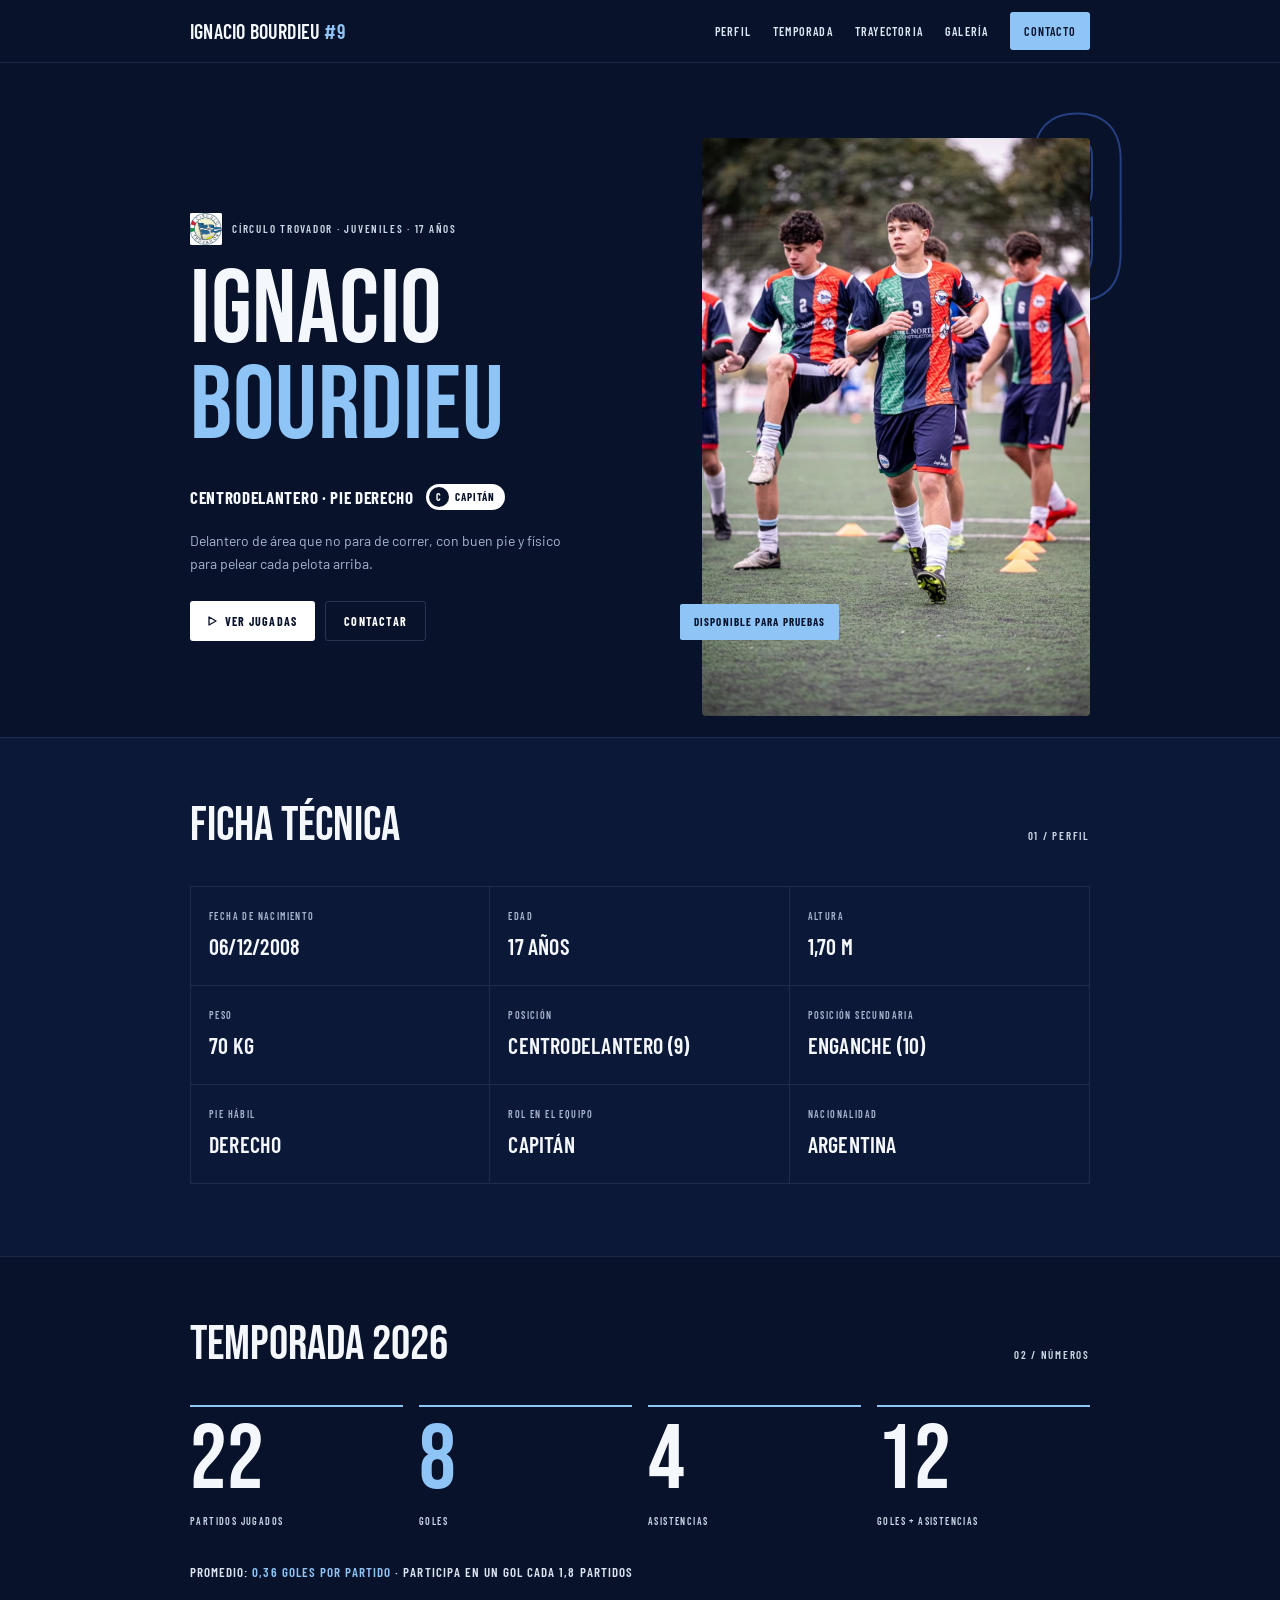
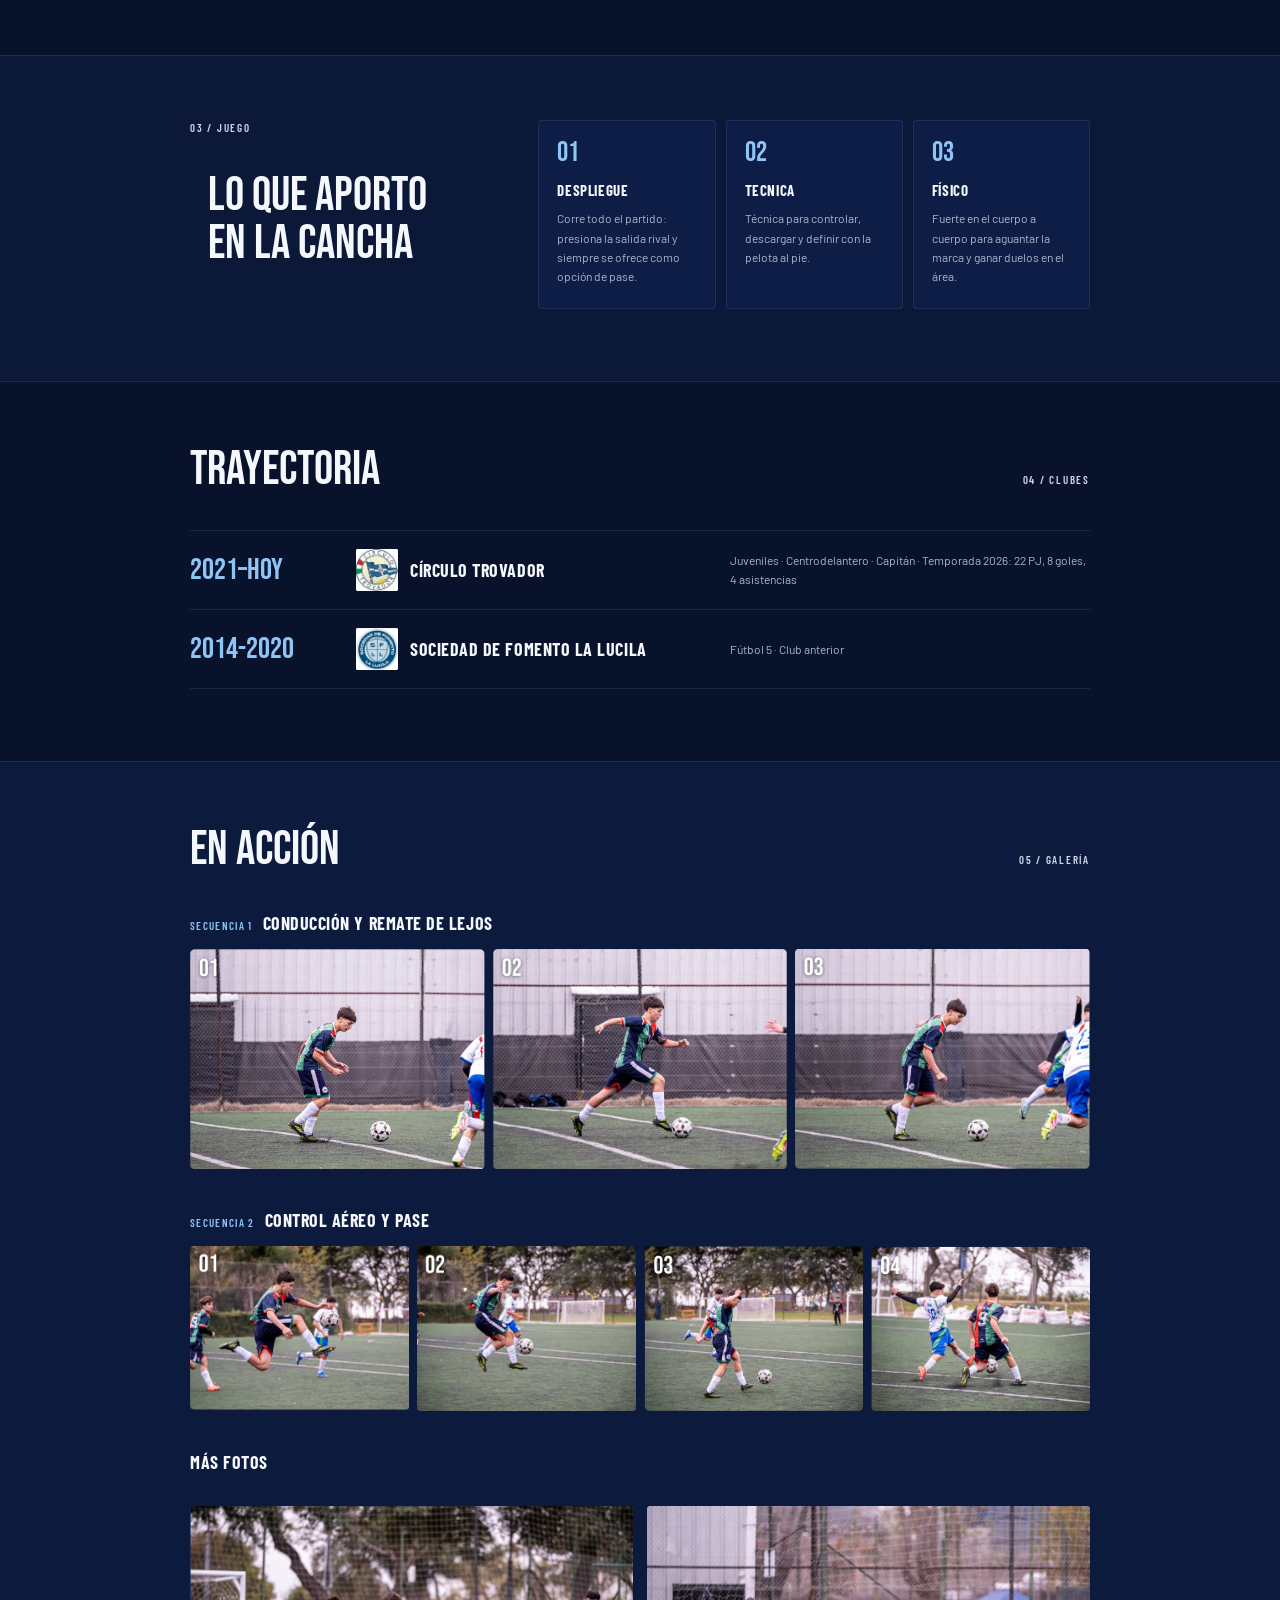
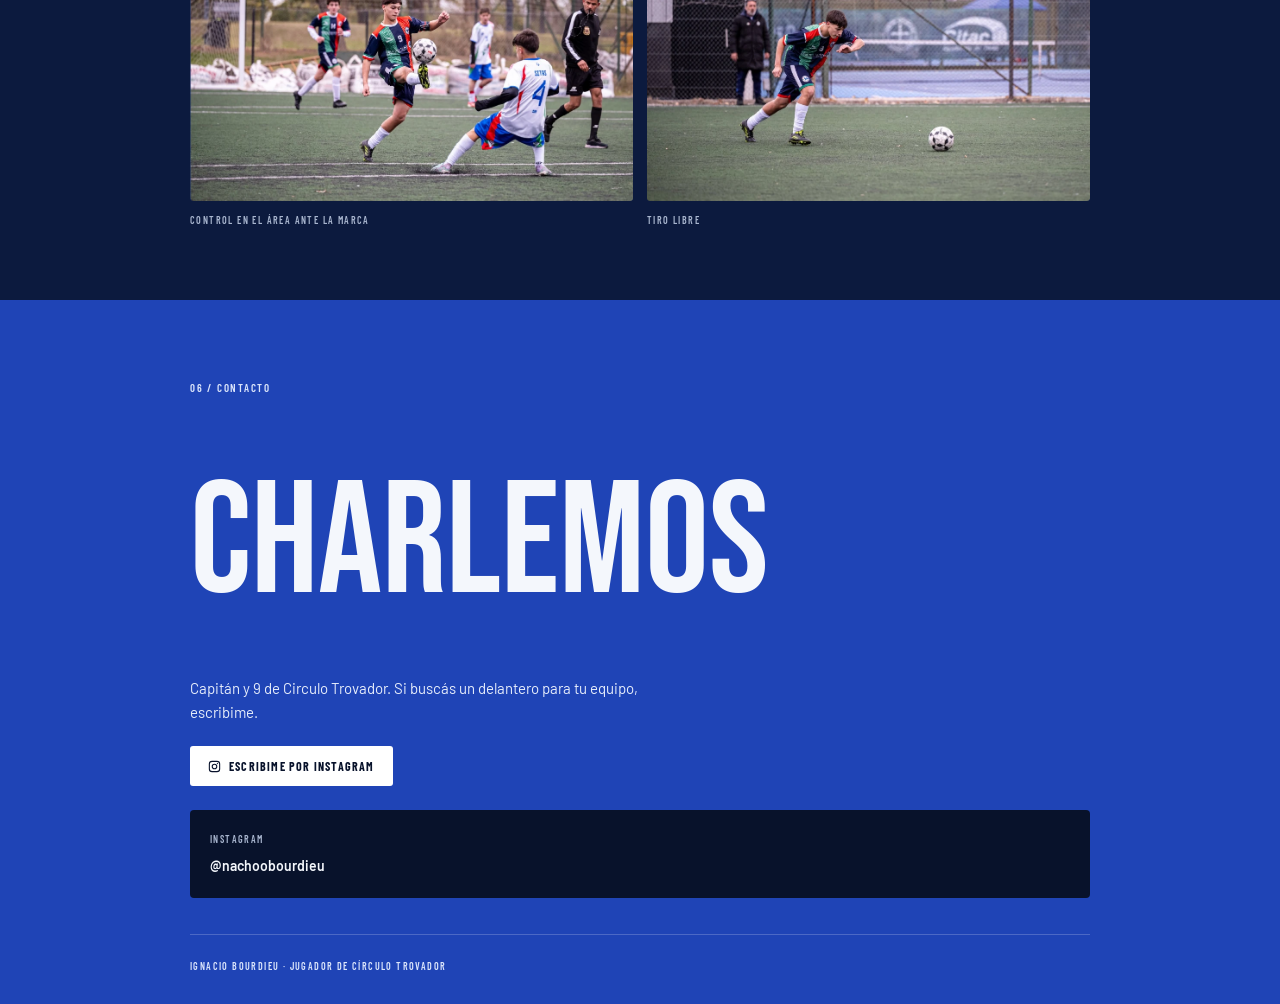
<file: nacho/index.html>
<!doctype html>
<html lang="es">
<head>
<meta charset="utf-8">
<meta name="viewport" content="width=device-width, initial-scale=1">
<title>Ignacio Bourdieu #9</title>
<meta name="description" content="Ignacio Bourdieu — Centrodelantero de Círculo Trovador. Juveniles, 17 años.">
<link rel="preconnect" href="https://fonts.googleapis.com">
<link rel="preconnect" href="https://fonts.gstatic.com" crossorigin>
<link href="https://fonts.googleapis.com/css2?family=Bebas+Neue&family=Barlow:wght@400;500;600&family=Barlow+Condensed:wght@500;600;700&display=swap" rel="stylesheet">
<link rel="stylesheet" href="styles.css">
</head>
<body>

<header class="nav">
  <div class="container nav__inner">
    <a href="#top" class="nav__brand">Ignacio Bourdieu <span>#9</span></a>
    <nav class="nav__links">
      <a href="#perfil">Perfil</a>
      <a href="#temporada">Temporada</a>
      <a href="#trayectoria">Trayectoria</a>
      <a href="#galeria">Galería</a>
      <a href="#contacto" class="nav__cta">Contacto</a>
    </nav>
  </div>
</header>

<main id="top">

  <!-- HERO -->
  <section class="hero">
    <div class="container hero__inner">
      <div class="hero__text">
        <div class="hero__club">
          <img src="img/logo-trovador.png" alt="Escudo Círculo Trovador" class="logo-sm">
          <span>Círculo Trovador · Juveniles · 17 años</span>
        </div>
        <h1 class="hero__name">Ignacio<br><span>Bourdieu</span></h1>
        <div class="hero__role">
          <span>Centrodelantero · Pie derecho</span>
          <span class="badge-cap"><i>C</i> Capitán</span>
        </div>
        <p class="hero__desc">Delantero de área que no para de correr, con buen pie y físico para pelear cada pelota arriba.</p>
        <div class="hero__actions">
          <a href="#galeria" class="btn btn--light">
            <svg width="9" height="10" viewBox="0 0 9 10" fill="none" aria-hidden="true"><path d="M1 1l7 4-7 4V1z" stroke="currentColor" stroke-width="1.3" stroke-linejoin="round"/></svg>
            Ver jugadas
          </a>
          <a href="#contacto" class="btn btn--ghost">Contactar</a>
        </div>
      </div>
      <div class="hero__media">
        <span class="hero__num" aria-hidden="true">9</span>
        <div class="hero__photo"><img src="img/hero.webp" alt="Ignacio Bourdieu entrenando con Círculo Trovador"></div>
        <span class="hero__tag">Disponible para pruebas</span>
      </div>
    </div>
  </section>

  <!-- FICHA TÉCNICA -->
  <section class="section section--alt" id="perfil">
    <div class="container">
      <div class="section__head">
        <h2>Ficha técnica</h2>
        <span class="section__idx">01 / Perfil</span>
      </div>
      <div class="ficha">
        <div class="ficha__cell"><span class="label">Fecha de nacimiento</span><strong>06/12/2008</strong></div>
        <div class="ficha__cell"><span class="label">Edad</span><strong>17 años</strong></div>
        <div class="ficha__cell"><span class="label">Altura</span><strong>1,70 m</strong></div>
        <div class="ficha__cell"><span class="label">Peso</span><strong>70 kg</strong></div>
        <div class="ficha__cell"><span class="label">Posición</span><strong>Centrodelantero (9)</strong></div>
        <div class="ficha__cell"><span class="label">Posición secundaria</span><strong>Enganche (10)</strong></div>
        <div class="ficha__cell"><span class="label">Pie hábil</span><strong>Derecho</strong></div>
        <div class="ficha__cell"><span class="label">Rol en el equipo</span><strong>Capitán</strong></div>
        <div class="ficha__cell"><span class="label">Nacionalidad</span><strong>Argentina</strong></div>
      </div>
    </div>
  </section>

  <!-- TEMPORADA -->
  <section class="section" id="temporada">
    <div class="container">
      <div class="section__head">
        <h2>Temporada 2026</h2>
        <span class="section__idx">02 / Números</span>
      </div>
      <div class="stats">
        <div class="stat"><strong>22</strong><span class="label">Partidos jugados</span></div>
        <div class="stat stat--accent"><strong>8</strong><span class="label">Goles</span></div>
        <div class="stat"><strong>4</strong><span class="label">Asistencias</span></div>
        <div class="stat"><strong>12</strong><span class="label">Goles + asistencias</span></div>
      </div>
      <p class="stats__avg">Promedio: <span>0,36 goles por partido</span> · Participa en un gol cada 1,8 partidos</p>
    </div>
  </section>

  <!-- JUEGO -->
  <section class="section section--alt">
    <div class="container juego">
      <div class="juego__title">
        <span class="section__idx">03 / Juego</span>
        <h2>Lo que aporto<br>en la cancha</h2>
      </div>
      <div class="juego__cards">
        <article class="card">
          <span class="card__num">01</span>
          <h3>Despliegue</h3>
          <p>Corre todo el partido: presiona la salida rival y siempre se ofrece como opción de pase.</p>
        </article>
        <article class="card">
          <span class="card__num">02</span>
          <h3>Tecnica</h3>
          <p>Técnica para controlar, descargar y definir con la pelota al pie.</p>
        </article>
        <article class="card">
          <span class="card__num">03</span>
          <h3>Físico</h3>
          <p>Fuerte en el cuerpo a cuerpo para aguantar la marca y ganar duelos en el área.</p>
        </article>
      </div>
    </div>
  </section>

  <!-- TRAYECTORIA -->
  <section class="section" id="trayectoria">
    <div class="container">
      <div class="section__head">
        <h2>Trayectoria</h2>
        <span class="section__idx">04 / Clubes</span>
      </div>
      <div class="tray">
        <div class="tray__row">
          <span class="tray__years">2021–Hoy</span>
          <div class="tray__club"><img src="img/logo-trovador.png" alt="" class="logo-md"><strong>Círculo Trovador</strong></div>
          <p class="tray__info">Juveniles · Centrodelantero · Capitán · Temporada 2026: 22 PJ, 8 goles, 4 asistencias</p>
        </div>
        <div class="tray__row">
          <span class="tray__years">2014-2020</span>
          <div class="tray__club"><img src="img/logo-lucila.png" alt="" class="logo-md"><strong>Sociedad de Fomento La Lucila</strong></div>
          <p class="tray__info">Fútbol 5 · Club anterior</p>
        </div>
      </div>
    </div>
  </section>

  <!-- GALERÍA -->
  <section class="section section--deep" id="galeria">
    <div class="container">
      <div class="section__head">
        <h2>En acción</h2>
        <span class="section__idx">05 / Galería</span>
      </div>

      <h3 class="seq__title"><span>Secuencia 1</span> Conducción y remate de lejos</h3>
      <div class="seq seq--3">
        <figure class="shot"><img src="img/seq1-1.webp" alt="Conducción, paso 1"></figure>
        <figure class="shot"><img src="img/seq1-2.webp" alt="Conducción, paso 2"></figure>
        <figure class="shot"><img src="img/seq1-3.webp" alt="Remate de lejos"></figure>
      </div>

      <h3 class="seq__title"><span>Secuencia 2</span> Control aéreo y pase</h3>
      <div class="seq seq--4">
        <figure class="shot"><img src="img/seq2-1.png" alt="Control aéreo, paso 1"></figure>
        <figure class="shot"><img src="img/seq2-2.png" alt="Control aéreo, paso 2"></figure>
        <figure class="shot"><img src="img/seq2-3.png" alt="Control aéreo, paso 3"></figure>
        <figure class="shot"><img src="img/seq2-4.png" alt="Pase"></figure>
      </div>

      <h3 class="seq__title seq__title--more">Más fotos</h3>
      <div class="more">
        <figure><div class="more__img"><img src="img/foto-1.webp" alt="Control en el área ante la marca"></div><figcaption>Control en el área ante la marca</figcaption></figure>
        <figure><div class="more__img"><img src="img/foto-2.webp" alt="Tiro libre"></div><figcaption>Tiro libre</figcaption></figure>
      </div>
    </div>
  </section>

  <!-- CONTACTO -->
  <section class="contact" id="contacto">
    <div class="container">
      <span class="section__idx">06 / Contacto</span>
      <h2 class="contact__title">Charlemos</h2>
      <p class="contact__text">Capitán y 9 de Circulo Trovador. Si buscás un delantero para tu equipo, escribime.</p>
      <a href="https://www.instagram.com/nachoobourdieu/" target="_blank" rel="noopener" class="btn btn--light btn--ig">
        <svg width="13" height="13" viewBox="0 0 24 24" fill="none" aria-hidden="true"><rect x="2.5" y="2.5" width="19" height="19" rx="5" stroke="currentColor" stroke-width="2"/><circle cx="12" cy="12" r="4.2" stroke="currentColor" stroke-width="2"/><circle cx="17.4" cy="6.6" r="1.2" fill="currentColor"/></svg>
        Escribime por Instagram
      </a>
      <a href="https://www.instagram.com/nachoobourdieu/" target="_blank" rel="noopener" class="contact__card">
        <span class="label">Instagram</span>
        <strong>@nachoobourdieu</strong>
      </a>
      <footer class="footer">Ignacio Bourdieu · Jugador de Círculo Trovador</footer>
    </div>
  </section>

</main>
</body>
</html>
</file>
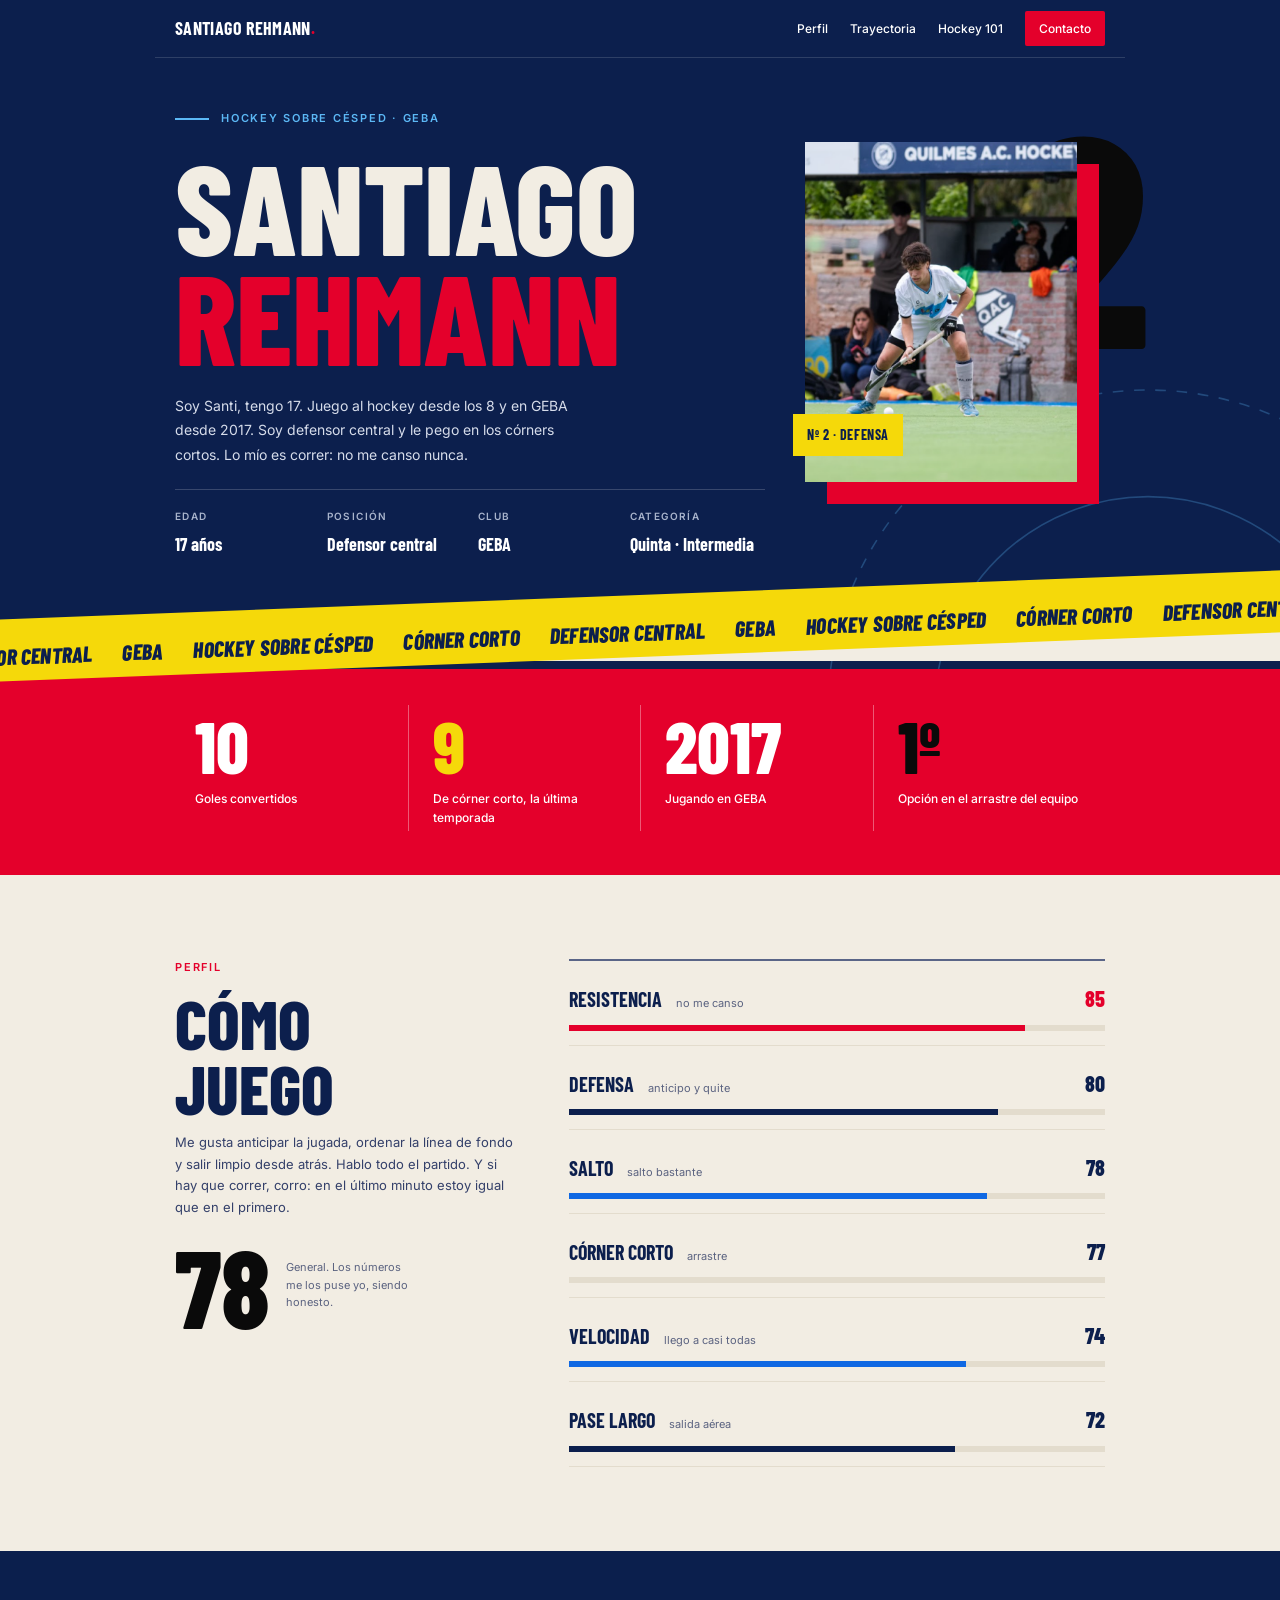
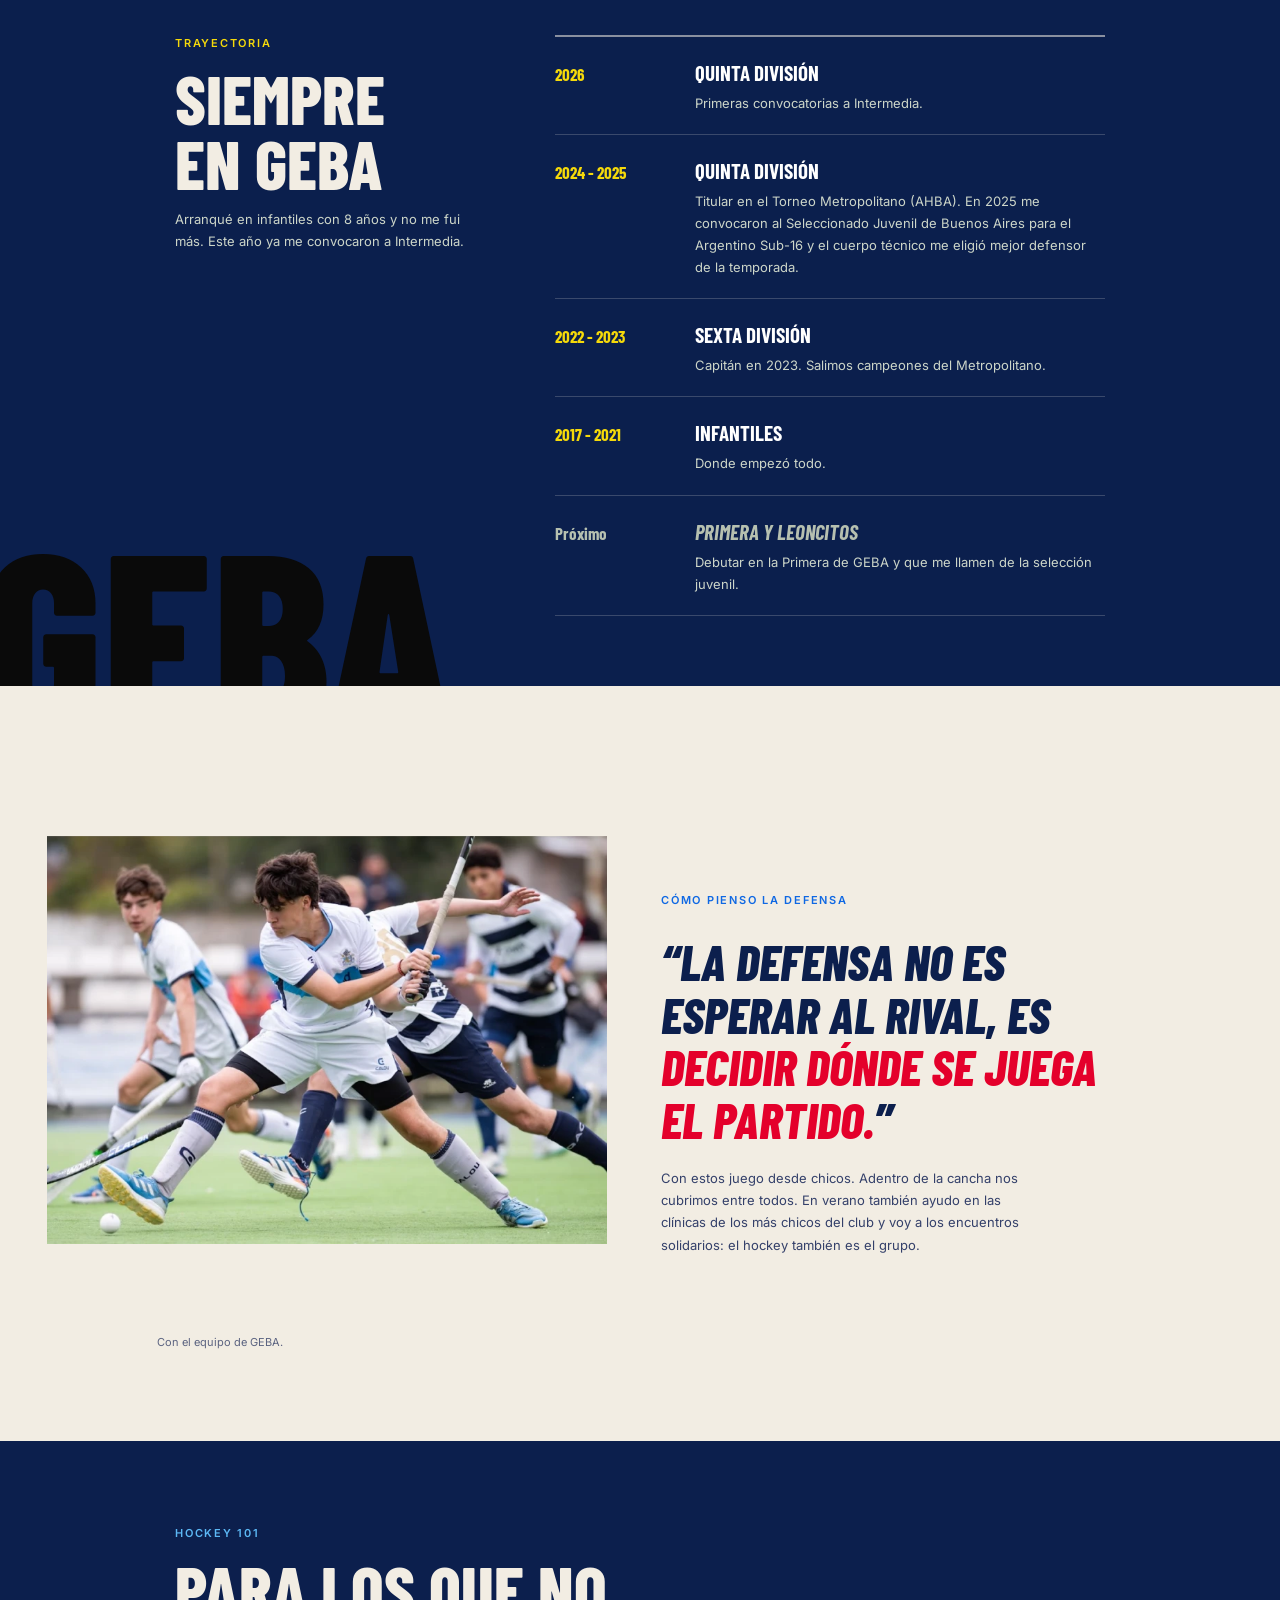
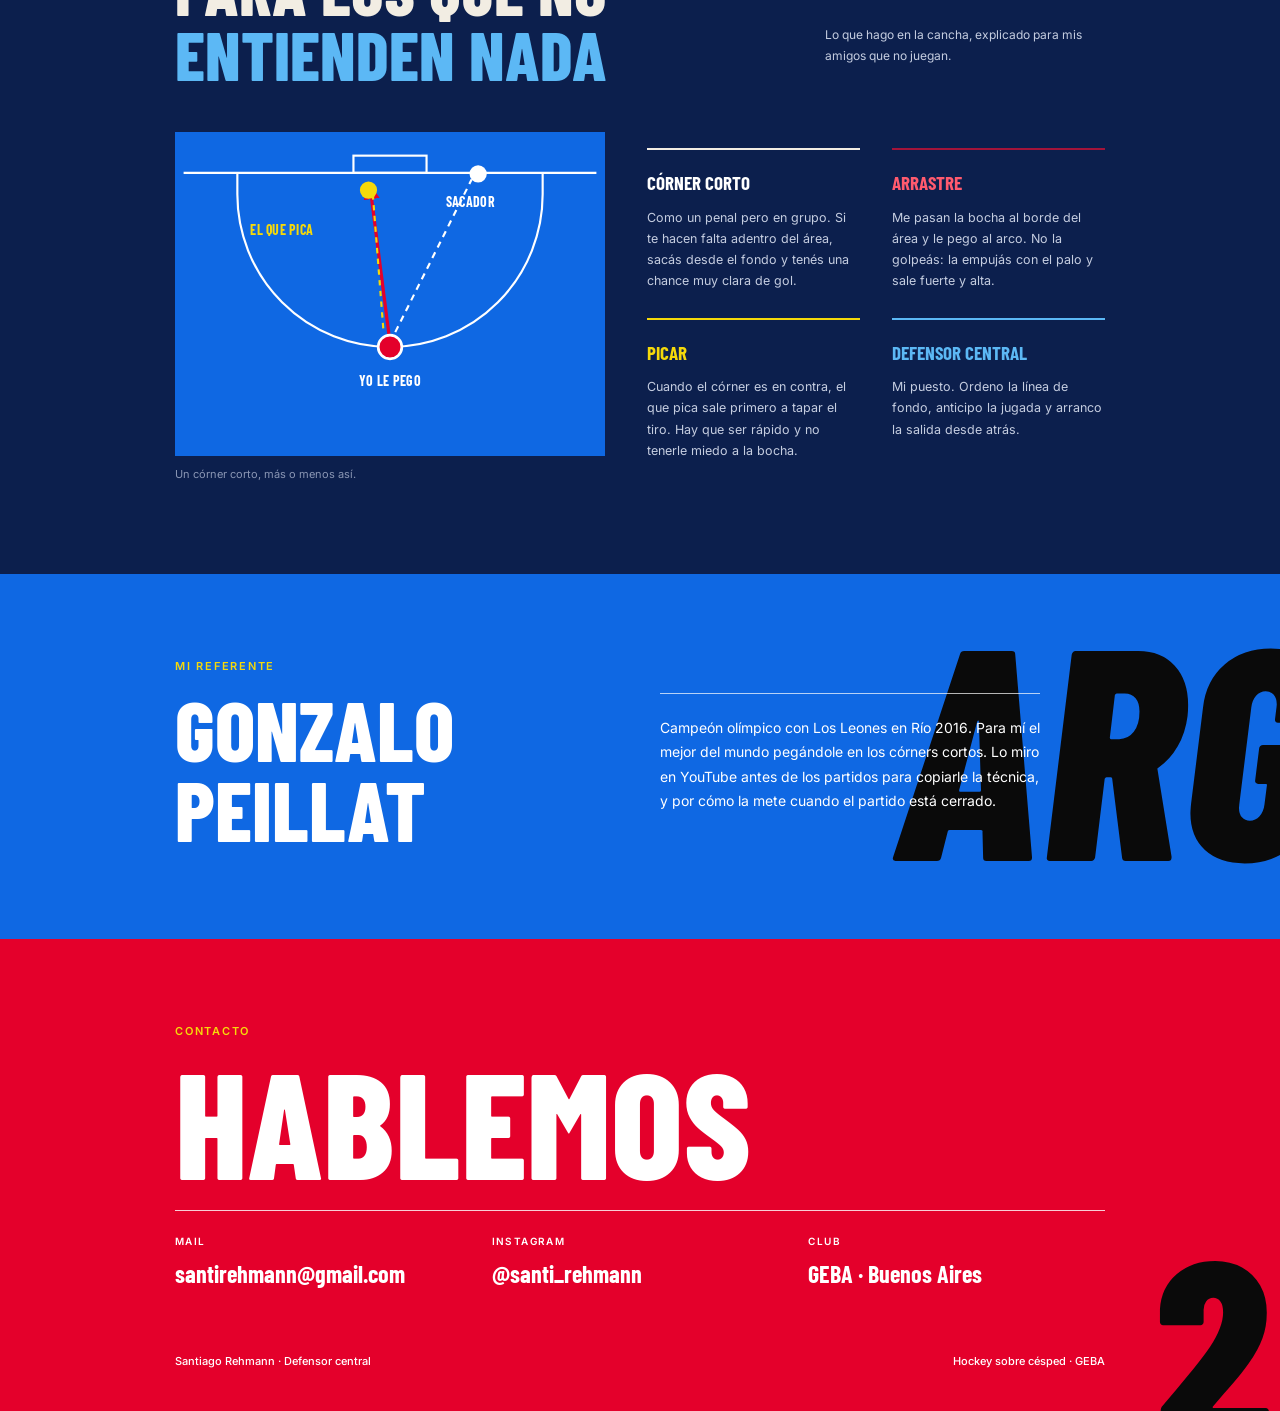
<file: santi/index.html>
<!doctype html>
<html lang="es">
<head>
<meta charset="utf-8">
<meta name="viewport" content="width=device-width, initial-scale=1">
<title>Santiago Rehmann · Hockey</title>
<meta name="description" content="Santiago Rehmann — Defensor central de hockey sobre césped en GEBA. 17 años, Quinta · Intermedia.">
<link rel="preconnect" href="https://fonts.googleapis.com">
<link rel="preconnect" href="https://fonts.gstatic.com" crossorigin>
<link href="https://fonts.googleapis.com/css2?family=Barlow+Condensed:ital,wght@0,600;0,700;0,800;1,700;1,800&family=Inter:wght@400;500;600&display=swap" rel="stylesheet">
<link rel="stylesheet" href="styles.css">
</head>
<body>

<!-- HERO -->
<section class="hero" id="top">
  <header class="nav container">
    <a href="#top" class="nav__brand">Santiago Rehmann<span>.</span></a>
    <nav class="nav__links">
      <a href="#perfil">Perfil</a>
      <a href="#trayectoria">Trayectoria</a>
      <a href="#hockey101">Hockey 101</a>
      <a href="#contacto" class="nav__cta">Contacto</a>
    </nav>
  </header>

  <svg class="hero__field" viewBox="0 0 600 400" fill="none" aria-hidden="true">
    <circle cx="420" cy="420" r="300" stroke="currentColor" stroke-width="1.5" stroke-dasharray="10 10"/>
    <circle cx="420" cy="420" r="200" stroke="currentColor" stroke-width="1.5"/>
  </svg>

  <div class="container hero__inner">
    <div class="hero__text">
      <p class="eyebrow eyebrow--line">Hockey sobre césped · GEBA</p>
      <h1 class="hero__name">Santiago<br><span>Rehmann</span></h1>
      <p class="hero__desc">Soy Santi, tengo 17. Juego al hockey desde los 8 y en GEBA desde 2017. Soy defensor central y le pego en los córners cortos. Lo mío es correr: no me canso nunca.</p>
      <dl class="hero__data">
        <div><dt>Edad</dt><dd>17 años</dd></div>
        <div><dt>Posición</dt><dd>Defensor central</dd></div>
        <div><dt>Club</dt><dd>GEBA</dd></div>
        <div><dt>Categoría</dt><dd>Quinta · Intermedia</dd></div>
      </dl>
    </div>
    <div class="hero__media">
      <span class="hero__num" aria-hidden="true">2</span>
      <div class="hero__photo">
        <img src="img/hero.png" alt="Santiago Rehmann jugando contra Quilmes">
      </div>
      <span class="hero__tag">Nº 2 · Defensa</span>
    </div>
  </div>
</section>

<!-- MARQUEE -->
<div class="band" aria-hidden="true">
  <div class="band__strip">
    <div class="band__track">
      <span>Defensor central</span><span>GEBA</span><span>Hockey sobre césped</span><span>Córner corto</span>
      <span>Defensor central</span><span>GEBA</span><span>Hockey sobre césped</span><span>Córner corto</span>
      <span>Defensor central</span><span>GEBA</span><span>Hockey sobre césped</span><span>Córner corto</span>
      <span>Defensor central</span><span>GEBA</span><span>Hockey sobre césped</span><span>Córner corto</span>
    </div>
  </div>
</div>

<!-- STATS -->
<section class="stats">
  <div class="container stats__grid">
    <div class="stat"><strong>10</strong><span>Goles convertidos</span></div>
    <div class="stat stat--yellow"><strong>9</strong><span>De córner corto, la última temporada</span></div>
    <div class="stat"><strong>2017</strong><span>Jugando en GEBA</span></div>
    <div class="stat stat--black"><strong>1º</strong><span>Opción en el arrastre del equipo</span></div>
  </div>
</section>

<!-- CÓMO JUEGO -->
<section class="juego" id="perfil">
  <div class="container juego__grid">
    <div class="juego__intro">
      <p class="eyebrow eyebrow--red">Perfil</p>
      <h2 class="h2 h2--navy">Cómo<br>juego</h2>
      <p class="juego__desc">Me gusta anticipar la jugada, ordenar la línea de fondo y salir limpio desde atrás. Hablo todo el partido. Y si hay que correr, corro: en el último minuto estoy igual que en el primero.</p>
      <div class="juego__overall">
        <strong>78</strong>
        <span>General. Los números me los puse yo, siendo honesto.</span>
      </div>
    </div>
    <ul class="skills">
      <li class="skill skill--red" style="--v:85"><div class="skill__head"><b>Resistencia</b><small>no me canso</small><em>85</em></div><div class="skill__bar"><i></i></div></li>
      <li class="skill skill--navy" style="--v:80"><div class="skill__head"><b>Defensa</b><small>anticipo y quite</small><em>80</em></div><div class="skill__bar"><i></i></div></li>
      <li class="skill skill--blue" style="--v:78"><div class="skill__head"><b>Salto</b><small>salto bastante</small><em>78</em></div><div class="skill__bar"><i></i></div></li>
      <li class="skill skill--green" style="--v:77"><div class="skill__head"><b>Córner corto</b><small>arrastre</small><em>77</em></div><div class="skill__bar"><i></i></div></li>
      <li class="skill skill--blue" style="--v:74"><div class="skill__head"><b>Velocidad</b><small>llego a casi todas</small><em>74</em></div><div class="skill__bar"><i></i></div></li>
      <li class="skill skill--navy" style="--v:72"><div class="skill__head"><b>Pase largo</b><small>salida aérea</small><em>72</em></div><div class="skill__bar"><i></i></div></li>
    </ul>
  </div>
</section>

<!-- TRAYECTORIA -->
<section class="tray" id="trayectoria">
  <div class="container tray__grid">
    <div class="tray__intro">
      <p class="eyebrow eyebrow--yellow">Trayectoria</p>
      <h2 class="h2 h2--cream">Siempre<br>en GEBA</h2>
      <p class="tray__desc">Arranqué en infantiles con 8 años y no me fui más. Este año ya me convocaron a Intermedia.</p>
    </div>
    <ol class="timeline">
      <li><span class="timeline__year">2026</span><div><h3>Quinta división</h3><p>Primeras convocatorias a Intermedia.</p></div></li>
      <li><span class="timeline__year">2024 - 2025</span><div><h3>Quinta división</h3><p>Titular en el Torneo Metropolitano (AHBA). En 2025 me convocaron al Seleccionado Juvenil de Buenos Aires para el Argentino Sub-16 y el cuerpo técnico me eligió mejor defensor de la temporada.</p></div></li>
      <li><span class="timeline__year">2022 - 2023</span><div><h3>Sexta división</h3><p>Capitán en 2023. Salimos campeones del Metropolitano.</p></div></li>
      <li><span class="timeline__year">2017 - 2021</span><div><h3>Infantiles</h3><p>Donde empezó todo.</p></div></li>
      <li class="timeline__next"><span class="timeline__year">Próximo</span><div><h3>Primera y Leoncitos</h3><p>Debutar en la Primera de GEBA y que me llamen de la selección juvenil.</p></div></li>
    </ol>
  </div>
  <span class="tray__big" aria-hidden="true">GEBA</span>
</section>

<!-- DEFENSA -->
<section class="defensa">
  <div class="container defensa__grid">
    <figure class="defensa__photo">
      <img src="img/defensa.webp" alt="Santiago Rehmann disputando la bocha con el equipo de GEBA">
      <figcaption>Con el equipo de GEBA.</figcaption>
    </figure>
    <div class="defensa__text">
      <p class="eyebrow eyebrow--blue">Cómo pienso la defensa</p>
      <blockquote>“La defensa no es esperar al rival, es <span>decidir dónde se juega el partido.</span>”</blockquote>
      <p>Con estos juego desde chicos. Adentro de la cancha nos cubrimos entre todos. En verano también ayudo en las clínicas de los más chicos del club y voy a los encuentros solidarios: el hockey también es el grupo.</p>
    </div>
  </div>
</section>

<!-- HOCKEY 101 -->
<section class="h101" id="hockey101">
  <div class="container">
    <div class="h101__head">
      <div>
        <p class="eyebrow eyebrow--sky">Hockey 101</p>
        <h2 class="h2 h2--cream">Para los que no<br><span>entienden nada</span></h2>
      </div>
      <p class="h101__lead">Lo que hago en la cancha, explicado para mis amigos que no juegan.</p>
    </div>
    <div class="h101__grid">
      <figure class="pitch">
        <div class="pitch__box">
          <svg viewBox="0 0 400 300" fill="none" role="img" aria-label="Diagrama de un córner corto">
            <defs>
              <marker id="arrow" viewBox="0 0 10 10" refX="5" refY="5" markerWidth="5" markerHeight="5" orient="auto-start-reverse">
                <path d="M0 0L10 5L0 10z" fill="#e4002b"/>
              </marker>
            </defs>
            <line x1="8" y1="38" x2="392" y2="38" stroke="#fff" stroke-width="2"/>
            <rect x="166" y="22" width="68" height="16" stroke="#fff" stroke-width="2"/>
            <path d="M58 38v20a142 142 0 0 0 284 0v-20" stroke="#fff" stroke-width="2"/>
            <line x1="200" y1="196" x2="182" y2="55" stroke="#e4002b" stroke-width="3" marker-end="url(#arrow)"/>
            <line x1="200" y1="196" x2="276" y2="44" stroke="#fff" stroke-width="2" stroke-dasharray="6 5"/>
            <line x1="184" y1="58" x2="194" y2="186" stroke="#f5d90a" stroke-width="2" stroke-dasharray="5 5"/>
            <circle cx="180" cy="54" r="8" fill="#f5d90a"/>
            <circle cx="282" cy="39" r="8" fill="#fff"/>
            <circle cx="200" cy="200" r="11" fill="#e4002b" stroke="#fff" stroke-width="2.5"/>
            <text x="70" y="96" fill="#f5d90a" class="pitch__lbl">EL QUE PICA</text>
            <text x="252" y="70" fill="#fff" class="pitch__lbl">SACADOR</text>
            <text x="200" y="236" fill="#fff" class="pitch__lbl" text-anchor="middle">YO LE PEGO</text>
          </svg>
        </div>
        <figcaption>Un córner corto, más o menos así.</figcaption>
      </figure>
      <div class="terms">
        <div class="term term--cream"><h3>Córner corto</h3><p>Como un penal pero en grupo. Si te hacen falta adentro del área, sacás desde el fondo y tenés una chance muy clara de gol.</p></div>
        <div class="term term--red"><h3>Arrastre</h3><p>Me pasan la bocha al borde del área y le pego al arco. No la golpeás: la empujás con el palo y sale fuerte y alta.</p></div>
        <div class="term term--yellow"><h3>Picar</h3><p>Cuando el córner es en contra, el que pica sale primero a tapar el tiro. Hay que ser rápido y no tenerle miedo a la bocha.</p></div>
        <div class="term term--sky"><h3>Defensor central</h3><p>Mi puesto. Ordeno la línea de fondo, anticipo la jugada y arranco la salida desde atrás.</p></div>
      </div>
    </div>
  </div>
</section>

<!-- REFERENTE -->
<section class="ref">
  <span class="ref__big" aria-hidden="true">ARG</span>
  <div class="container ref__grid">
    <div>
      <p class="eyebrow eyebrow--yellow">Mi referente</p>
      <h2 class="h2 h2--white">Gonzalo<br>Peillat</h2>
    </div>
    <p class="ref__text">Campeón olímpico con Los Leones en Río 2016. Para mí el mejor del mundo pegándole en los córners cortos. Lo miro en YouTube antes de los partidos para copiarle la técnica, y por cómo la mete cuando el partido está cerrado.</p>
  </div>
</section>

<!-- CONTACTO -->
<section class="contact" id="contacto">
  <span class="contact__big" aria-hidden="true">2</span>
  <div class="container">
    <p class="eyebrow eyebrow--yellow">Contacto</p>
    <h2 class="contact__title">Hablemos</h2>
    <div class="contact__grid">
      <a href="mailto:santirehmann@gmail.com"><span>Mail</span><strong>santirehmann@gmail.com</strong></a>
      <a href="https://www.instagram.com/santi_rehmann/" target="_blank" rel="noopener"><span>Instagram</span><strong>@santi_rehmann</strong></a>
      <div><span>Club</span><strong>GEBA · Buenos Aires</strong></div>
    </div>
    <footer class="contact__foot">
      <span>Santiago Rehmann · Defensor central</span>
      <span>Hockey sobre césped · GEBA</span>
    </footer>
  </div>
</section>

</body>
</html>
</file>
<file: nacho/styles.css>
:root {
  --bg: #08122b;
  --bg-alt: #0b1838;
  --bg-deep: #0c1a3e;
  --card: #0e1d45;
  --line: rgba(160, 190, 240, 0.12);
  --line-strong: rgba(160, 190, 240, 0.2);
  --text: #f4f7fc;
  --muted: #a9b6cf;
  --accent: #8ec4f6;
  --blue: #1f44b6;
  --container: 940px;
  --display: "Bebas Neue", "Barlow Condensed", Impact, sans-serif;
  --cond: "Barlow Condensed", "Barlow", sans-serif;
  --body: "Barlow", system-ui, sans-serif;
}

* { box-sizing: border-box; margin: 0; padding: 0; }
html { scroll-behavior: smooth; }
body {
  background: var(--bg);
  color: var(--text);
  font-family: var(--body);
  font-size: 15px;
  line-height: 1.5;
  -webkit-font-smoothing: antialiased;
}
img { display: block; max-width: 100%; font-size: 0; color: transparent; }
a { color: inherit; text-decoration: none; }

.container { width: 100%; max-width: var(--container); margin: 0 auto; padding: 0 20px; }

.label {
  display: block;
  font-family: var(--cond);
  font-weight: 600;
  font-size: 10px;
  letter-spacing: 0.14em;
  text-transform: uppercase;
  color: var(--muted);
}

/* ---------- NAV ---------- */
.nav {
  position: sticky; top: 0; z-index: 20;
  background: var(--bg);
  border-bottom: 1px solid var(--line);
}
.nav__inner { height: 62px; display: flex; align-items: center; justify-content: space-between; }
.nav__brand {
  font-family: var(--cond); font-weight: 600; font-size: 20px;
  text-transform: uppercase; letter-spacing: 0.01em;
}
.nav__brand span { color: var(--accent); }
.nav__links { display: flex; align-items: center; gap: 22px; }
.nav__links a {
  font-family: var(--cond); font-weight: 600; font-size: 12px;
  letter-spacing: 0.1em; text-transform: uppercase; color: #dce4f2;
  transition: color .2s;
}
.nav__links a:hover { color: var(--accent); }
.nav__links .nav__cta {
  background: var(--accent); color: #08122b;
  padding: 10px 14px; border-radius: 3px;
}
.nav__links .nav__cta:hover { color: #08122b; background: #a8d2fa; }

/* ---------- BUTTONS ---------- */
.btn {
  display: inline-flex; align-items: center; gap: 8px;
  height: 40px; padding: 0 18px; border-radius: 3px;
  font-family: var(--cond); font-weight: 700; font-size: 12px;
  letter-spacing: 0.1em; text-transform: uppercase;
  transition: background .2s, border-color .2s;
}
.btn--light { background: #fff; color: #08122b; }
.btn--light:hover { background: #e3ecf9; }
.btn--ghost { border: 1px solid var(--line-strong); color: #fff; }
.btn--ghost:hover { border-color: var(--accent); }

/* ---------- HERO ---------- */
.hero { padding: 64px 0 10px; }
.hero__inner {
  display: grid; grid-template-columns: 1fr 388px; gap: 40px; align-items: center;
  min-height: 600px;
}
.hero__club { display: flex; align-items: center; gap: 10px; margin-bottom: 18px; }
.hero__club span {
  font-family: var(--cond); font-weight: 600; font-size: 11px;
  letter-spacing: 0.16em; text-transform: uppercase; color: #cfd8e8;
}
.logo-sm { width: 32px; height: 32px; object-fit: contain; background: #fff; border-radius: 2px; }
.hero__name {
  font-family: var(--display); font-weight: 400;
  font-size: 104px; line-height: 0.92; letter-spacing: 0.005em;
  text-transform: uppercase;
}
.hero__name span { color: var(--accent); }
.hero__role { display: flex; align-items: center; gap: 12px; margin-top: 30px; }
.hero__role > span:first-child {
  font-family: var(--cond); font-weight: 700; font-size: 17px;
  letter-spacing: 0.04em; text-transform: uppercase;
}
.badge-cap {
  display: inline-flex; align-items: center; gap: 6px;
  background: #fff; color: #08122b; border-radius: 999px;
  padding: 3px 10px 3px 3px;
  font-family: var(--cond); font-weight: 700; font-size: 11px;
  letter-spacing: 0.1em; text-transform: uppercase;
}
.badge-cap i {
  width: 20px; height: 20px; border-radius: 50%;
  background: #08122b; color: #fff; font-style: normal; font-size: 10px;
  display: grid; place-items: center;
}
.hero__desc { margin-top: 20px; max-width: 400px; color: var(--muted); font-size: 14px; line-height: 1.6; }
.hero__actions { display: flex; gap: 10px; margin-top: 26px; }

.hero__media { position: relative; padding-top: 0; }
.hero__num {
  position: absolute; top: -48px; right: -40px; z-index: 0;
  font-family: var(--display); font-size: 260px; line-height: 1;
  color: transparent; -webkit-text-stroke: 2px rgba(60, 100, 200, 0.55);
  pointer-events: none;
}
.hero__photo {
  position: relative; z-index: 1;
  width: 388px; height: 578px; border-radius: 4px; overflow: hidden;
  background: #1a2a52;
}
.hero__photo img { width: 100%; height: 100%; object-fit: cover; }
.hero__tag {
  position: absolute; z-index: 2; left: -22px; bottom: 76px;
  background: var(--accent); color: #08122b;
  padding: 10px 14px; border-radius: 2px;
  font-family: var(--cond); font-weight: 700; font-size: 11px;
  letter-spacing: 0.1em; text-transform: uppercase;
}

/* ---------- SECTIONS ---------- */
.section { padding: 64px 0 72px; border-top: 1px solid var(--line); }
.section--alt { background: var(--bg-alt); }
.section--deep { background: var(--bg-deep); }
.section__head { display: flex; align-items: flex-end; justify-content: space-between; margin-bottom: 36px; }
.section__head h2, .juego__title h2 {
  font-family: var(--display); font-weight: 400; font-size: 48px; line-height: 1;
  text-transform: uppercase;
}
.section__idx {
  font-family: var(--cond); font-weight: 600; font-size: 11px;
  letter-spacing: 0.16em; text-transform: uppercase; color: #cfd8e8;
  padding-bottom: 6px;
}

/* Ficha */
.ficha {
  display: grid; grid-template-columns: repeat(3, 1fr);
  border: 1px solid var(--line);
}
.ficha__cell { padding: 22px 18px; border-right: 1px solid var(--line); border-bottom: 1px solid var(--line); }
.ficha__cell:nth-child(3n) { border-right: 0; }
.ficha__cell:nth-last-child(-n+3) { border-bottom: 0; }
.ficha__cell strong {
  display: block; margin-top: 6px;
  font-family: var(--cond); font-weight: 600; font-size: 22px;
  letter-spacing: 0.01em; text-transform: uppercase;
}

/* Stats */
.stats { display: grid; grid-template-columns: repeat(4, 1fr); gap: 16px; }
.stat { border-top: 2px solid var(--accent); padding-top: 10px; }
.stat strong {
  display: block; font-family: var(--display); font-weight: 400;
  font-size: 92px; line-height: 0.95;
}
.stat--accent strong { color: var(--accent); }
.stat .label { margin-top: 10px; color: #cfd8e8; }
.stats__avg {
  margin-top: 34px;
  font-family: var(--cond); font-weight: 600; font-size: 13px;
  letter-spacing: 0.08em; text-transform: uppercase; color: #dce4f2;
}
.stats__avg span { color: var(--accent); }

/* Juego */
.juego { display: grid; grid-template-columns: 1fr 1.7fr; gap: 24px; align-items: start; }
.juego__title .section__idx { display: block; margin-bottom: 30px; }
.juego__title h2 { padding-left: 18px; }
.juego__cards { display: grid; grid-template-columns: repeat(3, 1fr); gap: 10px; }
.card {
  background: var(--card); border: 1px solid var(--line);
  border-radius: 4px; padding: 18px 18px 22px; min-height: 186px;
}
.card__num { font-family: var(--display); font-size: 28px; line-height: 1; color: var(--accent); }
.card h3 {
  margin-top: 12px;
  font-family: var(--cond); font-weight: 700; font-size: 15px;
  letter-spacing: 0.04em; text-transform: uppercase;
}
.card p { margin-top: 8px; font-size: 12px; line-height: 1.6; color: var(--muted); }

/* Trayectoria */
.tray__row {
  display: grid; grid-template-columns: 150px 1fr 360px; align-items: center; gap: 16px;
  padding: 18px 0; border-top: 1px solid var(--line);
}
.tray__row:last-child { border-bottom: 1px solid var(--line); }
.tray__years { font-family: var(--display); font-size: 30px; line-height: 1; color: var(--accent); }
.tray__club { display: flex; align-items: center; gap: 12px; }
.tray__club strong {
  font-family: var(--cond); font-weight: 700; font-size: 18px;
  letter-spacing: 0.03em; text-transform: uppercase;
}
.logo-md { width: 42px; height: 42px; object-fit: contain; background: #fff; border-radius: 2px; }
.tray__info { font-size: 12px; line-height: 1.6; color: var(--muted); }

/* Galería */
.seq__title {
  display: flex; align-items: baseline; gap: 10px; margin-bottom: 12px;
  font-family: var(--cond); font-weight: 700; font-size: 18px;
  letter-spacing: 0.03em; text-transform: uppercase;
}
.seq__title span {
  font-weight: 600; font-size: 11px; letter-spacing: 0.12em; color: var(--accent);
}
.seq__title--more { margin-top: 0; margin-bottom: 30px; }
.seq { display: grid; gap: 8px; margin-bottom: 38px; }
.seq--3 { grid-template-columns: repeat(3, 1fr); }
.seq--4 { grid-template-columns: repeat(4, 1fr); }
.shot { position: relative; border-radius: 3px; overflow: hidden; background: #1a2a52; }
.seq--3 .shot { aspect-ratio: 305 / 228; }
.seq--4 .shot { aspect-ratio: 226 / 170; }
.shot img { width: 100%; height: 100%; object-fit: cover; }
.shot span {
  position: absolute; top: 8px; left: 8px; z-index: 1;
  font-family: var(--display); font-size: 24px; line-height: 1; color: #fff;
  text-shadow: 0 1px 6px rgba(0, 0, 0, .35);
}
.more { display: grid; grid-template-columns: 1fr 1fr; gap: 14px; }
.more__img { aspect-ratio: 459 / 305; border-radius: 3px; overflow: hidden; background: #1a2a52; }
.more__img img { width: 100%; height: 100%; object-fit: cover; }
.more figcaption {
  margin-top: 12px;
  font-family: var(--cond); font-weight: 600; font-size: 10px;
  letter-spacing: 0.14em; text-transform: uppercase; color: var(--muted);
}

/* ---------- CONTACTO ---------- */
.contact { background: var(--blue); padding: 80px 0 30px; }
.contact .section__idx { display: block; color: #dbe5fb; }
.contact__title {
  margin-top: 70px;
  font-family: var(--display); font-weight: 400;
  font-size: 160px; line-height: 0.9; text-transform: uppercase;
}
.contact__text { margin-top: 60px; max-width: 470px; font-size: 15px; line-height: 1.6; color: #e6edfb; }
.btn--ig { margin-top: 22px; }
.contact__card {
  display: block; margin-top: 24px;
  background: #08122b; border-radius: 4px; padding: 22px 20px;
  transition: background .2s;
}
.contact__card:hover { background: #0b1838; }
.contact__card strong { display: block; margin-top: 8px; font-size: 14px; font-weight: 600; }
.footer {
  margin-top: 36px; padding-top: 24px; border-top: 1px solid rgba(255, 255, 255, 0.2);
  font-family: var(--cond); font-weight: 600; font-size: 10px;
  letter-spacing: 0.14em; text-transform: uppercase; color: #dbe5fb;
}

/* ---------- RESPONSIVE ---------- */
@media (max-width: 900px) {
  .hero__inner { grid-template-columns: 1fr; gap: 56px; }
  .hero__media { justify-self: center; }
  .juego { grid-template-columns: 1fr; }
  .tray__row { grid-template-columns: 130px 1fr; }
  .tray__info { grid-column: 2; }
  .contact__title { font-size: 120px; }
}
@media (max-width: 640px) {
  .nav__links a:not(.nav__cta) { display: none; }
  .hero__name { font-size: 72px; }
  .hero__photo { width: min(100%, 340px); height: 480px; }
  .hero__media { width: 100%; max-width: 340px; }
  .hero__num { font-size: 200px; right: -10px; }
  .hero__tag { left: -8px; }
  .hero__role { flex-wrap: wrap; }
  .section__head h2, .juego__title h2 { font-size: 40px; }
  .ficha { grid-template-columns: 1fr 1fr; }
  .ficha__cell:nth-child(3n) { border-right: 1px solid var(--line); }
  .ficha__cell:nth-child(2n) { border-right: 0; }
  .ficha__cell:nth-last-child(-n+3) { border-bottom: 1px solid var(--line); }
  .ficha__cell:last-child { border-bottom: 0; }
  .stats { grid-template-columns: 1fr 1fr; row-gap: 28px; }
  .stat strong { font-size: 72px; }
  .juego__cards { grid-template-columns: 1fr; }
  .tray__row { grid-template-columns: 1fr; gap: 10px; }
  .tray__info { grid-column: auto; }
  .seq--3, .seq--4 { grid-template-columns: 1fr 1fr; }
  .more { grid-template-columns: 1fr; }
  .contact__title { font-size: 84px; margin-top: 40px; }
  .contact__text { margin-top: 32px; }
}
</file>
<file: santi/styles.css>
:root {
  --navy: #0c1f4d;
  --red: #e4002b;
  --yellow: #f5d90a;
  --cream: #f2ede3;
  --track: #e3dccd;
  --darkblue: #0B1F4D;
  --blue: #0f68e3;
  --sky: #5cb8f5;
  --ink: #0a0a0a;
  --container: 970px;
  --cond: "Barlow Condensed", "Arial Narrow", Impact, sans-serif;
  --body: "Inter", system-ui, sans-serif;
}

* { box-sizing: border-box; margin: 0; padding: 0; }
html { scroll-behavior: smooth; }
body {
  background: var(--cream);
  color: var(--navy);
  font-family: var(--body);
  font-size: 15px;
  line-height: 1.6;
  -webkit-font-smoothing: antialiased;
  overflow-x: hidden;
}
img { display: block; max-width: 100%; font-size: 0; color: transparent; }
a { color: inherit; text-decoration: none; }
ol, ul { list-style: none; }

.container { width: 100%; max-width: var(--container); margin: 0 auto; padding: 0 20px; position: relative; z-index: 1; }

.eyebrow {
  font-family: var(--body); font-weight: 600; font-size: 11px;
  letter-spacing: 0.16em; text-transform: uppercase;
}
.eyebrow--line { display: flex; align-items: center; gap: 12px; color: var(--sky); }
.eyebrow--line::before { content: ""; width: 34px; height: 2px; background: var(--sky); }
.eyebrow--red { color: var(--red); }
.eyebrow--yellow { color: var(--yellow); }
.eyebrow--blue { color: var(--blue); }
.eyebrow--sky { color: var(--sky); }

.h2 {
  font-family: var(--cond); font-weight: 800; font-size: 68px; line-height: 0.95;
  text-transform: uppercase; margin-top: 14px;
}
.h2--navy { color: var(--navy); }
.h2--cream { color: var(--cream); }
.h2--white { color: #fff; }

/* ---------- HERO ---------- */
.hero { background: var(--navy); color: var(--cream); position: relative; overflow: hidden; padding-bottom: 110px; }
.nav {
  display: flex; align-items: center; justify-content: space-between;
  height: 58px; border-bottom: 1px solid rgba(255, 255, 255, 0.14);
}
.nav__brand {
  font-family: var(--cond); font-weight: 700; font-size: 18px;
  letter-spacing: 0.02em; text-transform: uppercase; color: #fff;
}
.nav__brand span { color: var(--red); }
.nav__links { display: flex; align-items: center; gap: 22px; }
.nav__links a { font-size: 12px; font-weight: 500; color: #fff; transition: color .2s; }
.nav__links a:hover { color: var(--sky); }
.nav__links .nav__cta { background: var(--red); padding: 8px 14px; border-radius: 2px; }
.nav__links .nav__cta:hover { color: #fff; background: #c80026; }

.hero__field {
  position: absolute; right: -60px; bottom: -20px; width: 640px; z-index: 0;
  color: rgba(92, 184, 245, 0.28);
}
.hero__inner {
  display: grid; grid-template-columns: 1fr 300px; gap: 40px; align-items: start;
  padding-top: 52px;
}
.hero__name {
  margin-top: 22px;
  font-family: var(--cond); font-weight: 800; font-size: 128px; line-height: 0.86;
  text-transform: uppercase; color: var(--cream); letter-spacing: -0.005em;
}
.hero__name span { color: var(--red); }
.hero__desc { margin-top: 24px; max-width: 400px; font-size: 14px; line-height: 1.75; color: #d6dcea; }
.hero__data {
  display: grid; grid-template-columns: repeat(4, 1fr); gap: 16px;
  margin-top: 22px; padding-top: 18px; border-top: 1px solid rgba(255, 255, 255, 0.18);
  max-width: 620px;
}
.hero__data dt { font-size: 10px; font-weight: 600; letter-spacing: 0.14em; text-transform: uppercase; color: #a9b4cc; }
.hero__data dd { margin-top: 6px; font-family: var(--cond); font-weight: 700; font-size: 18px; color: #fff; }

.hero__media { position: relative; margin-top: 32px; }
.hero__num {
  position: absolute; top: -48px; right: -44px; z-index: 0;
  font-family: var(--cond); font-weight: 800; font-size: 300px; line-height: 0.9;
  color: var(--ink);
}
.hero__photo {
  position: relative; z-index: 1; width: 272px; height: 340px;
  box-shadow: 22px 22px 0 var(--red);
  background: #1a2d63;
}
.hero__photo img { width: 100%; height: 100%; object-fit: cover; object-position: center top; }
.hero__tag {
  position: absolute; z-index: 2; left: -12px; bottom: 26px;
  background: var(--yellow); color: var(--navy);
  padding: 10px 14px;
  font-family: var(--cond); font-weight: 700; font-size: 14px; letter-spacing: 0.04em; text-transform: uppercase;
}

/* ---------- MARQUEE BAND ---------- */
.band {
  position: relative; z-index: 2; height: 70px; margin-top: -78px;
  background: linear-gradient(to bottom, transparent 50%, var(--cream) 50%);
}
.band__strip {
  position: absolute; left: -5%; right: -5%; top: 4px; height: 62px;
  background: var(--yellow); transform: rotate(-2.2deg);
  overflow: hidden; display: flex; align-items: center;
}
.band__track { display: flex; gap: 30px; white-space: nowrap; animation: marquee 40s linear infinite; padding-top: 14px; }
.band__track span {
  font-family: var(--cond); font-weight: 800; font-style: italic; font-size: 22px;
  letter-spacing: 0.01em; text-transform: uppercase; color: var(--navy);
}
@keyframes marquee { from { transform: translateX(0); } to { transform: translateX(-50%); } }
@media (prefers-reduced-motion: reduce) { .band__track { animation: none; } }

/* ---------- STATS ---------- */
.stats { background: var(--red); color: #fff; padding: 40px 0 44px; margin-top: 4px; }
.stats__grid { display: grid; grid-template-columns: repeat(4, 1fr); }
.stat { padding: 4px 24px; border-left: 1px solid rgba(255, 255, 255, 0.35); }
.stat:first-child { border-left: 0; padding-left: 20px; }
.stat strong { display: block; font-family: var(--cond); font-weight: 800; font-size: 72px; line-height: 1; }
.stat span { display: block; margin-top: 8px; font-size: 12px; font-weight: 500; }
.stat--yellow strong { color: var(--yellow); }
.stat--black strong { color: var(--ink); }

/* ---------- CÓMO JUEGO ---------- */
.juego { padding: 84px 0 84px; }
.juego__grid { display: grid; grid-template-columns: 340px 1fr; gap: 54px; }
.juego__desc { margin-top: 12px; font-size: 13px; line-height: 1.65; color: #34406a; }
.juego__overall { display: flex; align-items: center; gap: 16px; margin-top: 18px; }
.juego__overall strong { font-family: var(--cond); font-weight: 800; font-size: 110px; line-height: 0.9; color: var(--ink); }
.juego__overall span { max-width: 130px; font-size: 11px; line-height: 1.6; color: #5b6380; }

.skills { border-top: 2px solid #5a6587; }
.skill { padding: 20px 0 14px; border-bottom: 1px solid var(--track); }
.skill__head { display: flex; align-items: baseline; gap: 14px; }
.skill__head b { font-family: var(--cond); font-weight: 700; font-size: 20px; text-transform: uppercase; color: var(--navy); }
.skill__head small { font-size: 11px; color: #5b6380; }
.skill__head em { margin-left: auto; font-family: var(--cond); font-weight: 800; font-style: normal; font-size: 22px; color: var(--navy); }
.skill__bar { margin-top: 8px; height: 6px; background: var(--track); }
.skill__bar i { display: block; height: 100%; width: calc(var(--v) * 1%); background: var(--c); }
.skill--red { --c: var(--red); }
.skill--red .skill__head em { color: var(--red); }
.skill--navy { --c: var(--navy); }
.skill--blue { --c: var(--blue); }
.skill--darkblue { --c: var(--darkblue); }

/* ---------- TRAYECTORIA ---------- */
.tray { background: var(--darkblue); color: var(--cream); padding: 84px 0 70px; position: relative; overflow: hidden; }
.tray__grid { display: grid; grid-template-columns: 340px 1fr; gap: 40px; }
.tray__desc { margin-top: 14px; max-width: 300px; font-size: 13px; line-height: 1.65; color: #cdd6c9; }
.timeline { border-top: 2px solid rgba(242, 237, 227, 0.55); }
.timeline li {
  display: grid; grid-template-columns: 124px 1fr; gap: 16px;
  padding: 24px 0 20px; border-bottom: 1px solid rgba(242, 237, 227, 0.2);
}
.timeline__year { font-family: var(--cond); font-weight: 700; font-size: 17px; color: var(--yellow); }
.timeline h3 { font-family: var(--cond); font-weight: 700; font-size: 21px; text-transform: uppercase; color: #fff; line-height: 1.1; }
.timeline p { margin-top: 8px; font-size: 13px; line-height: 1.7; color: #cdd6c9; }
.timeline__next .timeline__year { color: #b6c0b0; }
.timeline__next h3 { font-style: italic; color: #b6c0b0; }
.tray__big {
  position: absolute; left: -16px; bottom: -70px; z-index: 0;
  font-family: var(--cond); font-weight: 800; font-size: 250px; line-height: 1;
  color: var(--ink); pointer-events: none;
}

/* ---------- DEFENSA ---------- */
.defensa { padding: 150px 0 90px; }
.defensa__grid { display: grid; grid-template-columns: 432px 1fr; gap: 54px; align-items: center; }
.defensa__photo { margin-left: -128px; width: 560px; }
.defensa__photo img { width: 100%; aspect-ratio: 560 / 408; object-fit: cover; }
.defensa__photo figcaption { margin-top: 90px; margin-left: 110px; font-size: 11px; color: #5b6380; }
.defensa__text { margin-top: -40px; }
.defensa blockquote {
  margin-top: 26px;
  font-family: var(--cond); font-weight: 800; font-style: italic; font-size: 50px; line-height: 1.05;
  text-transform: uppercase; color: var(--navy);
}
.defensa blockquote span { color: var(--red); }
.defensa__text > p:last-child { margin-top: 22px; max-width: 360px; font-size: 13px; line-height: 1.7; color: #34406a; }

/* ---------- HOCKEY 101 ---------- */
.h101 { background: var(--navy); color: var(--cream); padding: 84px 0 90px; }
.h101__head { display: grid; grid-template-columns: 1fr 280px; gap: 40px; align-items: end; }
.h101__head .h2 span { color: var(--sky); }
.h101__lead { font-size: 12px; line-height: 1.7; color: #c5cde0; padding-bottom: 20px; }
.h101__grid { display: grid; grid-template-columns: 430px 1fr; gap: 42px; margin-top: 46px; align-items: start; }
.pitch__box { background: var(--blue); aspect-ratio: 430 / 324; display: flex; align-items: flex-start; }
.pitch__box svg { width: 100%; height: auto; }
.pitch__lbl { font-family: var(--cond); font-weight: 700; font-size: 13px; letter-spacing: 0.02em; }
.pitch figcaption { margin-top: 10px; font-size: 11px; color: #8a96b4; }
.terms { display: grid; grid-template-columns: 1fr 1fr; gap: 26px 32px; margin-top: 16px; }
.term { padding-top: 18px; border-top: 2px solid var(--c); }
.term h3 { font-family: var(--cond); font-weight: 700; font-size: 19px; text-transform: uppercase; color: var(--t, #fff); }
.term p { margin-top: 8px; font-size: 12.5px; line-height: 1.7; color: #c5cde0; }
.term--cream { --c: var(--cream); }
.term--red { --c: #a3143a; --t: #ff5a6e; }
.term--yellow { --c: var(--yellow); --t: var(--yellow); }
.term--sky { --c: var(--sky); --t: var(--sky); }

/* ---------- REFERENTE ---------- */
.ref { background: var(--blue); color: #fff; padding: 84px 0 90px; position: relative; overflow: hidden; }
.ref__grid { display: grid; grid-template-columns: 1fr 1fr; gap: 40px; align-items: center; }
.ref .h2 { font-size: 84px; }
.ref__text { padding-top: 22px; border-top: 1px solid rgba(255, 255, 255, 0.7); font-size: 14px; line-height: 1.75; max-width: 380px; }
.ref__big {
  position: absolute; right: -40px; top: 40px; z-index: 0;
  font-family: var(--cond); font-weight: 800; font-style: italic; font-size: 300px; line-height: 0.85;
  color: var(--ink); pointer-events: none;
}

/* ---------- CONTACTO ---------- */
.contact { background: var(--red); color: #fff; padding: 84px 0 40px; position: relative; overflow: hidden; }
.contact__title {
  margin-top: 12px;
  font-family: var(--cond); font-weight: 800; font-size: 150px; line-height: 0.9; text-transform: uppercase;
}
.contact__grid {
  display: grid; grid-template-columns: repeat(3, 1fr); gap: 20px;
  margin-top: 22px; padding-top: 22px; border-top: 1px solid rgba(255, 255, 255, 0.8);
}
.contact__grid span { display: block; font-size: 10px; font-weight: 600; letter-spacing: 0.14em; text-transform: uppercase; }
.contact__grid strong { display: block; margin-top: 6px; font-family: var(--cond); font-weight: 700; font-size: 24px; }
.contact__grid a:hover strong { color: var(--yellow); }
.contact__foot { display: flex; justify-content: space-between; margin-top: 60px; font-size: 11px; font-weight: 500; }
.contact__big {
  position: absolute; right: 8px; bottom: -60px; z-index: 0;
  font-family: var(--cond); font-weight: 800; font-size: 260px; line-height: 1;
  color: var(--ink); pointer-events: none;
}

/* ---------- RESPONSIVE ---------- */
@media (max-width: 960px) {
  .hero__inner { grid-template-columns: 1fr; }
  .hero__media { justify-self: center; margin-top: 40px; }
  .juego__grid, .tray__grid, .defensa__grid, .h101__grid, .ref__grid { grid-template-columns: 1fr; }
  .defensa__photo { margin-left: 0; width: 100%; }
  .defensa__photo figcaption { margin: 10px 0 0; }
  .defensa__text { margin-top: 0; }
  .h101__head { grid-template-columns: 1fr; }
  .ref__big { opacity: .5; }
}
@media (max-width: 640px) {
  .nav__links a:not(.nav__cta) { display: none; }
  .hero__name { font-size: 76px; }
  .hero__data { grid-template-columns: 1fr 1fr; }
  .hero__photo { width: 240px; height: 300px; }
  .hero__num { font-size: 240px; right: -30px; }
  .stats__grid { grid-template-columns: 1fr 1fr; row-gap: 26px; }
  .stat:nth-child(3) { border-left: 0; padding-left: 20px; }
  .h2, .ref .h2 { font-size: 52px; }
  .defensa { padding-top: 80px; }
  .defensa blockquote { font-size: 36px; }
  .terms { grid-template-columns: 1fr; }
  .timeline li { grid-template-columns: 1fr; gap: 6px; }
  .tray__big { font-size: 160px; bottom: -40px; }
  .contact__title { font-size: 84px; }
  .contact__grid { grid-template-columns: 1fr; }
  .contact__foot { flex-direction: column; gap: 6px; }
  .contact__big { font-size: 160px; bottom: -30px; }
}
</file>
